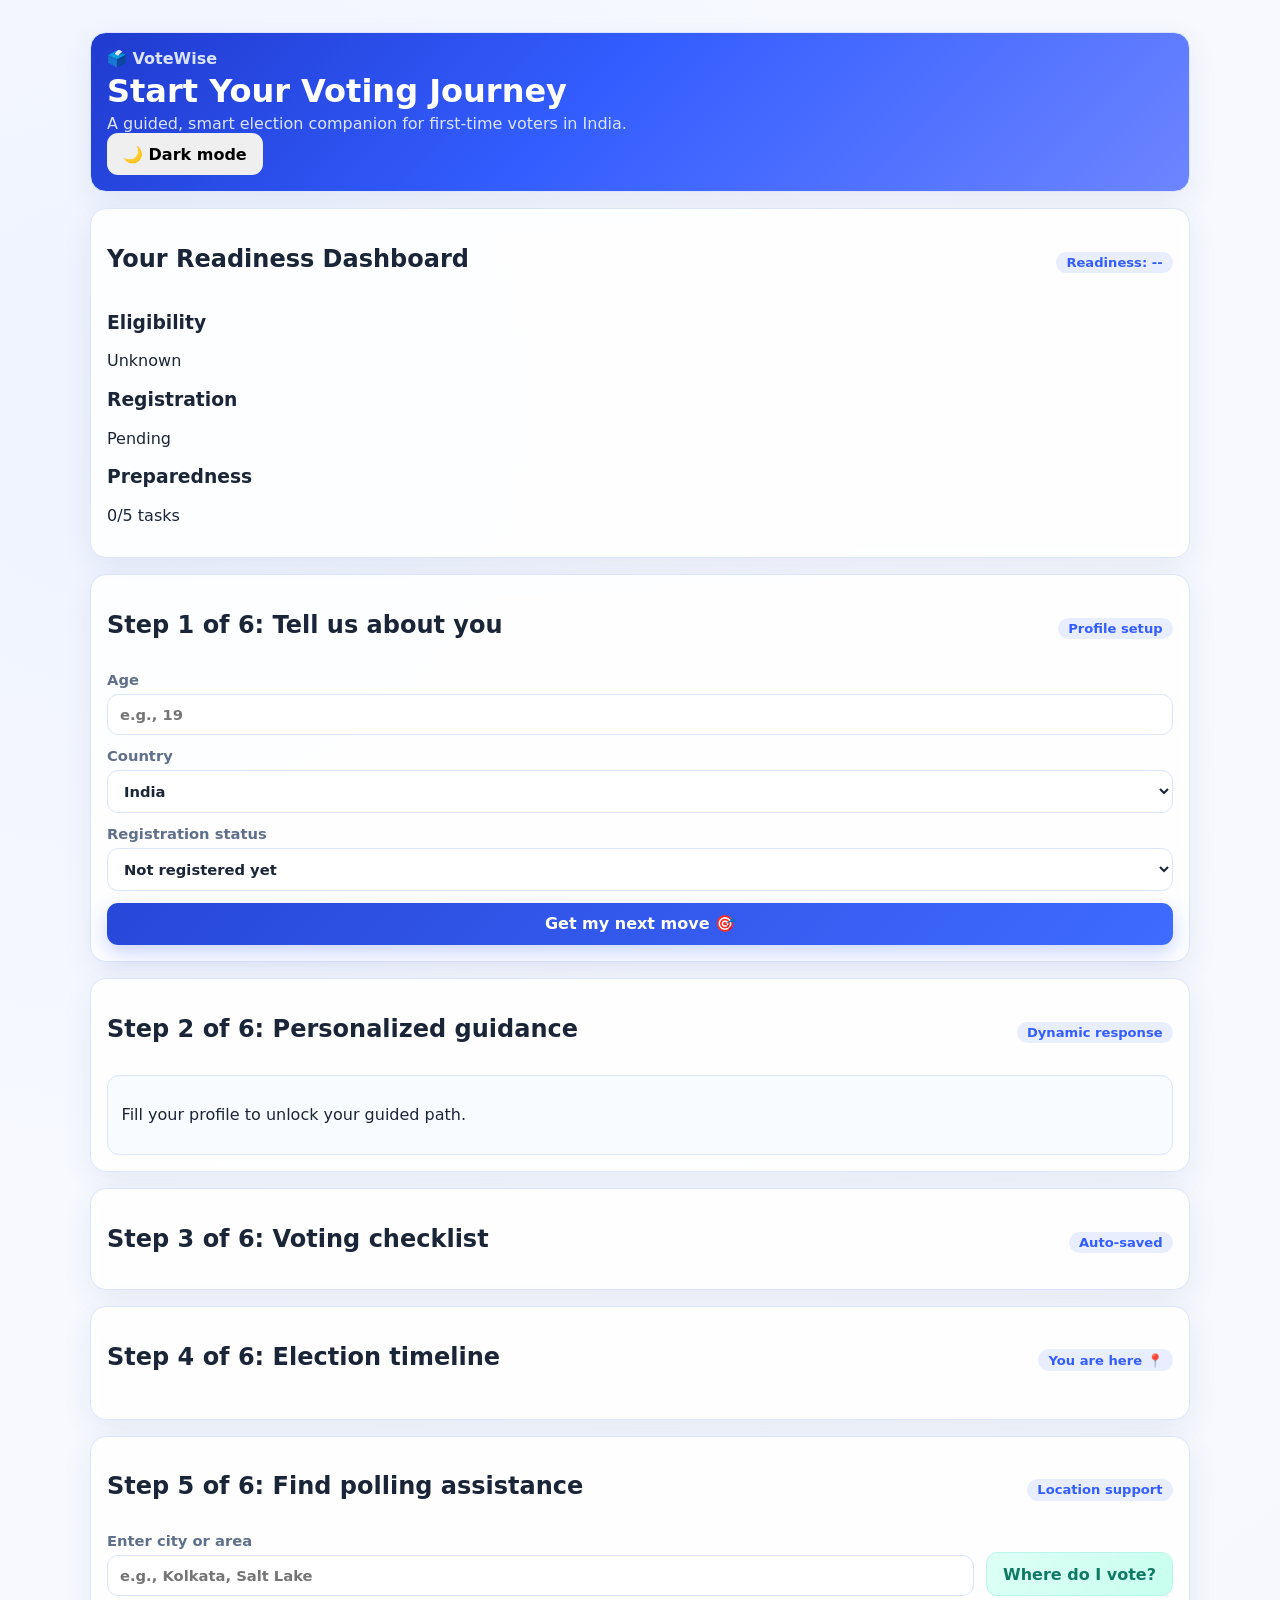
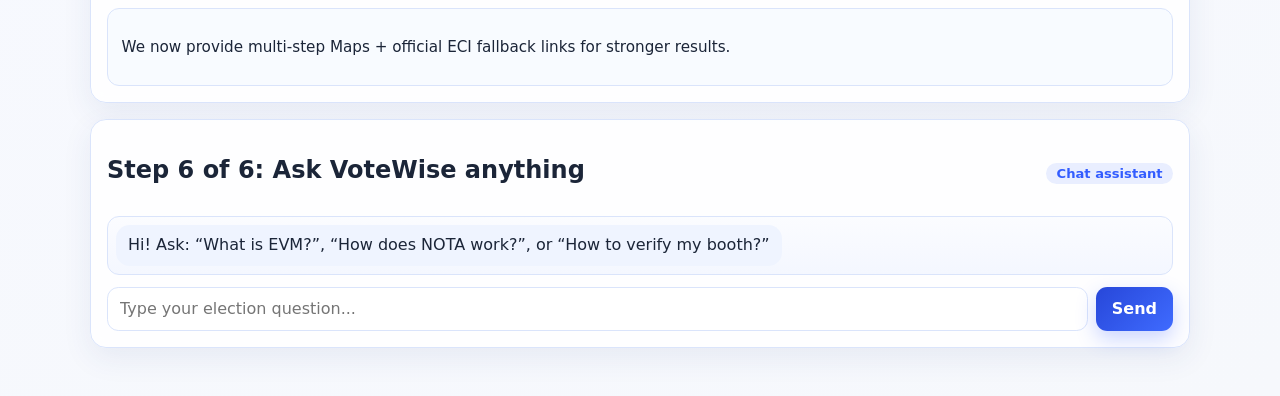
<file: index.html>
<!doctype html>
<html lang="en">
  <head>
    <meta charset="UTF-8" />
    <meta name="viewport" content="width=device-width, initial-scale=1.0" />
    <title>VoteWise — Interactive Election Assistant</title>
    <link rel="stylesheet" href="styles.css" />
  </head>
  <body>
    <main class="app-shell">
      <header class="hero card">
        <div>
          <p class="eyebrow">🗳️ VoteWise</p>
          <h1>Start Your Voting Journey</h1>
          <p class="subtitle">A guided, smart election companion for first-time voters in India.</p>
        </div>
        <button id="theme-toggle" class="btn-ghost" type="button">🌙 Dark mode</button>
      </header>

      <section class="card" aria-labelledby="dashboard-title">
        <div class="section-head">
          <h2 id="dashboard-title">Your Readiness Dashboard</h2>
          <span id="readiness-pill" class="pill">Readiness: --</span>
        </div>
        <div class="stats-grid" id="stats-grid">
          <article class="stat-card"><h3>Eligibility</h3><p id="stat-eligibility">Unknown</p></article>
          <article class="stat-card"><h3>Registration</h3><p id="stat-registration">Pending</p></article>
          <article class="stat-card"><h3>Preparedness</h3><p id="stat-prep">0/5 tasks</p></article>
        </div>
      </section>

      <section class="card" aria-labelledby="profile-title">
        <div class="section-head">
          <h2 id="profile-title">Step 1 of 6: Tell us about you</h2>
          <span id="progress-pill" class="pill">Profile setup</span>
        </div>
        <form id="profile-form" class="form-grid">
          <label>Age<input id="age" type="number" min="0" max="120" required placeholder="e.g., 19" /></label>
          <label>Country<select id="country"><option value="India" selected>India</option></select></label>
          <label>Registration status
            <select id="registration-status" required>
              <option value="not_registered">Not registered yet</option>
              <option value="registered">Already registered</option>
            </select>
          </label>
          <button type="submit" class="btn-primary">Get my next move 🎯</button>
        </form>
      </section>

      <section class="card" aria-labelledby="guidance-title">
        <div class="section-head"><h2 id="guidance-title">Step 2 of 6: Personalized guidance</h2><span class="pill">Dynamic response</span></div>
        <div id="guidance-output" class="response-panel"><p>Fill your profile to unlock your guided path.</p></div>
      </section>

      <section class="card" aria-labelledby="checklist-title">
        <div class="section-head"><h2 id="checklist-title">Step 3 of 6: Voting checklist</h2><span class="pill">Auto-saved</span></div>
        <div id="checklist" class="checklist"></div>
      </section>

      <section class="card" aria-labelledby="timeline-title">
        <div class="section-head"><h2 id="timeline-title">Step 4 of 6: Election timeline</h2><span class="pill">You are here 📍</span></div>
        <div id="timeline" class="timeline" role="list"></div>
      </section>

      <section class="card" aria-labelledby="location-title">
        <div class="section-head"><h2 id="location-title">Step 5 of 6: Find polling assistance</h2><span class="pill">Location support</span></div>
        <form id="location-form" class="form-grid compact">
          <label>
            Enter city or area
            <input id="location-input" placeholder="e.g., Kolkata, Salt Lake" />
          </label>
          <button type="submit" class="btn-secondary">Where do I vote?</button>
        </form>
        <div id="location-output" class="response-panel small">
          <p>We now provide multi-step Maps + official ECI fallback links for stronger results.</p>
        </div>
      </section>

      <section class="card" aria-labelledby="chat-title">
        <div class="section-head"><h2 id="chat-title">Step 6 of 6: Ask VoteWise anything</h2><span class="pill">Chat assistant</span></div>
        <div id="chat-log" class="chat-log" aria-live="polite"><article class="bubble assistant">Hi! Ask: “What is EVM?”, “How does NOTA work?”, or “How to verify my booth?”</article></div>
        <form id="chat-form" class="chat-controls"><input id="chat-input" placeholder="Type your election question..." required /><button class="btn-primary" type="submit">Send</button></form>
      </section>
    </main>
    <script src="app.js"></script>
  </body>
</html>
</file>
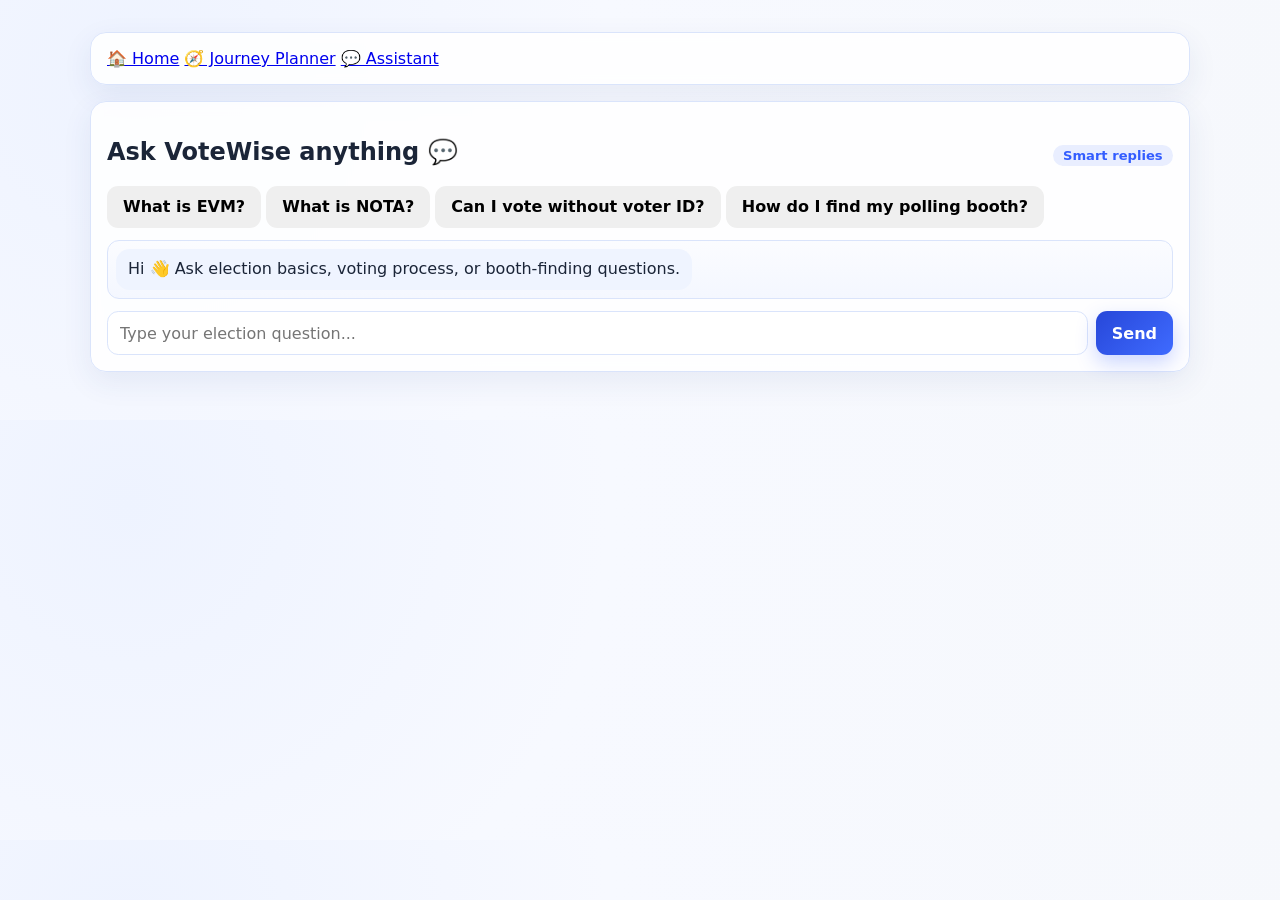
<file: assistant.html>
<!doctype html>
<html lang="en">
  <head>
    <meta charset="UTF-8" />
    <meta name="viewport" content="width=device-width, initial-scale=1.0" />
    <title>VoteWise — Assistant</title>
    <link rel="stylesheet" href="styles.css" />
  </head>
  <body>
    <div class="bg-orb orb-1" aria-hidden="true"></div>
    <div class="bg-orb orb-2" aria-hidden="true"></div>
    <main class="app-shell">
      <nav class="card nav-tabs" aria-label="Main navigation">
        <a class="tab" href="index.html">🏠 Home</a>
        <a class="tab" href="journey.html">🧭 Journey Planner</a>
        <a class="tab active" href="assistant.html">💬 Assistant</a>
      </nav>

      <section class="card">
        <div class="section-head"><h2>Ask VoteWise anything 💬</h2><span class="pill">Smart replies</span></div>
        <div class="chips" role="list" aria-label="Suggested questions">
          <button class="chip" data-q="What is EVM?">What is EVM?</button>
          <button class="chip" data-q="What is NOTA?">What is NOTA?</button>
          <button class="chip" data-q="Can I vote without voter ID?">Can I vote without voter ID?</button>
          <button class="chip" data-q="How do I find my polling booth?">How do I find my polling booth?</button>
        </div>
        <div id="chat-log" class="chat-log" aria-live="polite">
          <article class="bubble assistant">Hi 👋 Ask election basics, voting process, or booth-finding questions.</article>
        </div>
        <form id="chat-form" class="chat-controls">
          <input id="chat-input" placeholder="Type your election question..." required />
          <button class="btn-primary" type="submit">Send</button>
        </form>
      </section>
    </main>
    <script src="app.js"></script>
  </body>
</html>
</file>
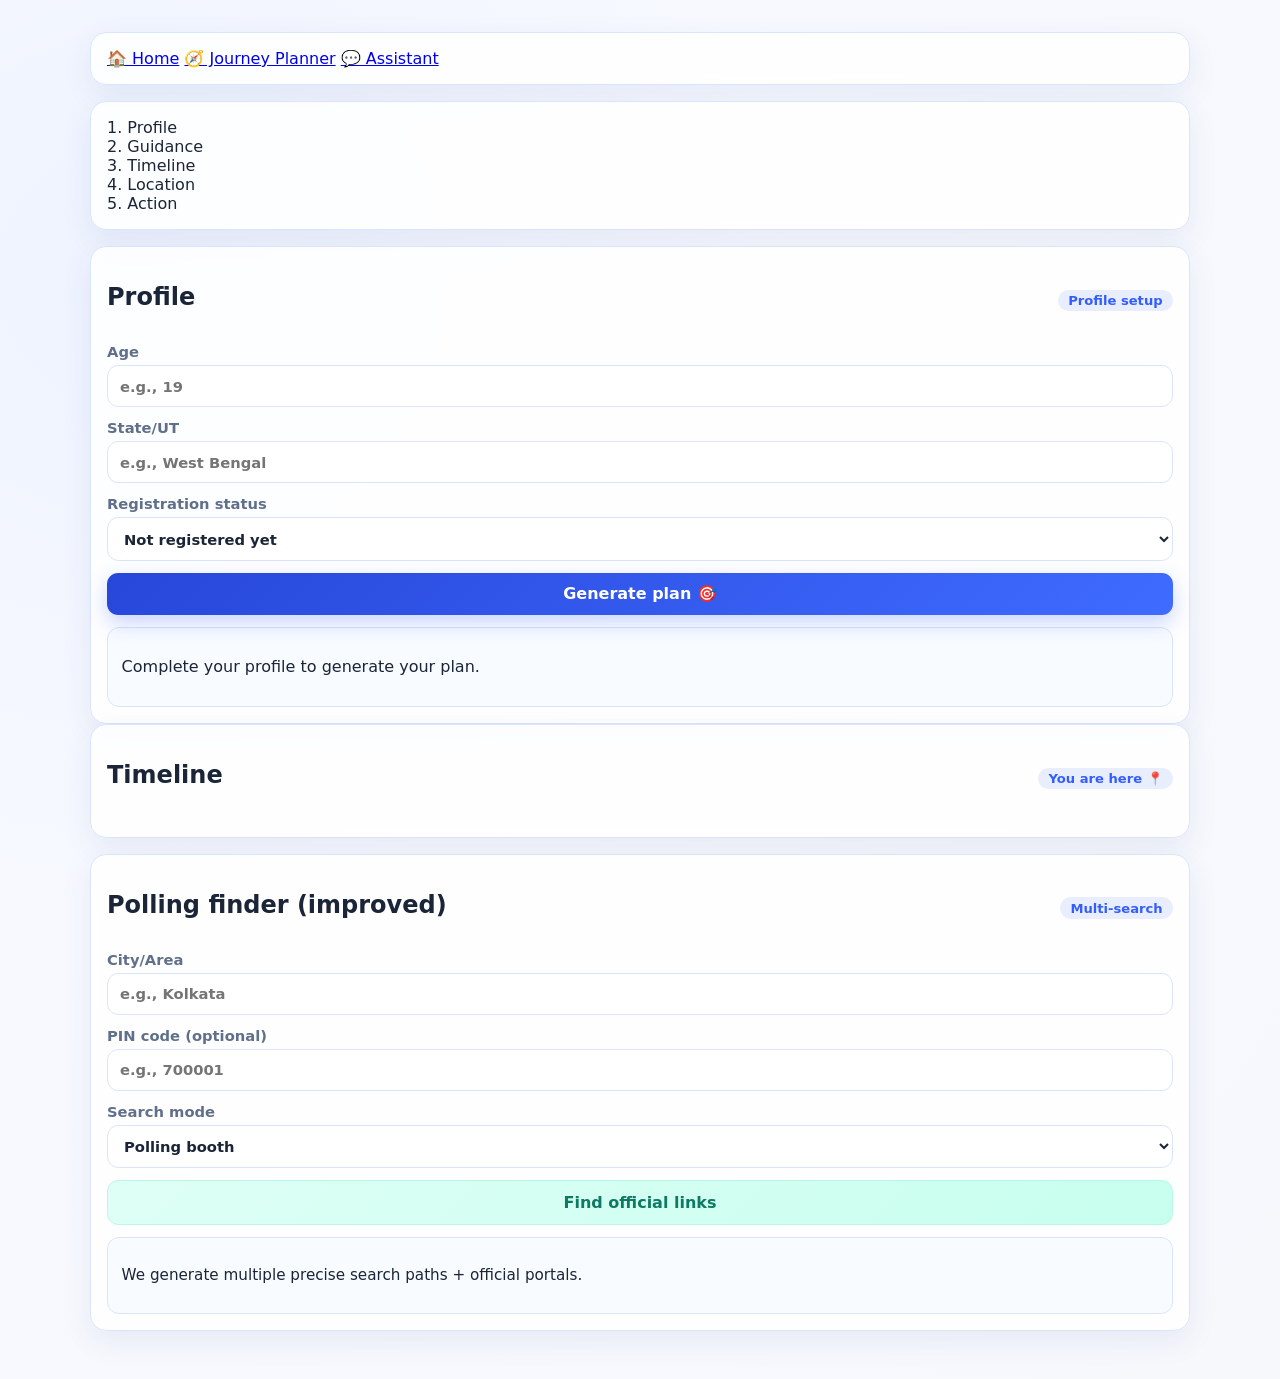
<file: journey.html>
<!doctype html>
<html lang="en">
  <head>
    <meta charset="UTF-8" />
    <meta name="viewport" content="width=device-width, initial-scale=1.0" />
    <title>VoteWise — Journey Planner</title>
    <link rel="stylesheet" href="styles.css" />
  </head>
  <body>
    <div class="bg-orb orb-1" aria-hidden="true"></div>
    <div class="bg-orb orb-2" aria-hidden="true"></div>
    <main class="app-shell">
      <nav class="card nav-tabs" aria-label="Main navigation">
        <a class="tab" href="index.html">🏠 Home</a>
        <a class="tab active" href="journey.html">🧭 Journey Planner</a>
        <a class="tab" href="assistant.html">💬 Assistant</a>
      </nav>

      <section class="stepper card" aria-label="Progress tracker">
        <div class="step active">1. Profile</div><div class="step">2. Guidance</div><div class="step">3. Timeline</div><div class="step">4. Location</div><div class="step">5. Action</div>
      </section>

      <section class="grid-2">
        <section class="card">
          <div class="section-head"><h2>Profile</h2><span id="progress-pill" class="pill">Profile setup</span></div>
          <form id="profile-form" class="form-grid">
            <label>Age <input id="age" type="number" min="0" max="120" required placeholder="e.g., 19" /></label>
            <label>State/UT <input id="state" placeholder="e.g., West Bengal" /></label>
            <label>Registration status
              <select id="registration-status" required>
                <option value="not_registered">Not registered yet</option>
                <option value="registered">Already registered</option>
              </select>
            </label>
            <button type="submit" class="btn-primary">Generate plan 🎯</button>
          </form>
          <div id="guidance-output" class="response-panel emphasis"><p>Complete your profile to generate your plan.</p></div>
        </section>
        <section class="card">
          <div class="section-head"><h2>Timeline</h2><span class="pill">You are here 📍</span></div>
          <div id="timeline" class="timeline"></div>
        </section>
      </section>

      <section class="card">
        <div class="section-head"><h2>Polling finder (improved)</h2><span class="pill">Multi-search</span></div>
        <form id="location-form" class="form-grid compact-3">
          <label>City/Area <input id="location-input" placeholder="e.g., Kolkata" required /></label>
          <label>PIN code (optional) <input id="pincode-input" placeholder="e.g., 700001" /></label>
          <label>Search mode
            <select id="booth-mode">
              <option value="polling_booth">Polling booth</option>
              <option value="election_office">Election office</option>
            </select>
          </label>
          <button type="submit" class="btn-secondary">Find official links</button>
        </form>
        <div id="location-output" class="response-panel small"><p>We generate multiple precise search paths + official portals.</p></div>
      </section>
    </main>
    <script src="app.js"></script>
  </body>
</html>
</file>
<file: styles.css>
:root {
  color-scheme: light;
  --bg: radial-gradient(circle at 10% 20%, #eef3ff 0, #f7f9ff 40%, #f6f8fc 100%);
  --card: rgba(255, 255, 255, 0.85);
  --text: #1b2538;
  --muted: #60708a;
  --primary: #335dff;
  --primary-soft: #e9eeff;
  --secondary: #16a085;
  --secondary-soft: #e8fff8;
  --border: #dae4fb;
  --assistant: #eff4ff;
  --user: #e8fff3;
}

* { box-sizing: border-box; }

body {
  margin: 0;
  font-family: Inter, system-ui, -apple-system, Segoe UI, Roboto, sans-serif;
  background: var(--bg);
  color: var(--text);
}

.app-shell {
  width: min(1100px, 92vw);
  margin: 2rem auto 3rem;
  display: grid;
  gap: 1rem;
}

.card {
  background: var(--card);
  border: 1px solid var(--border);
  border-radius: 1rem;
  padding: 1rem;
  box-shadow: 0 10px 30px rgba(39, 62, 128, 0.08);
  backdrop-filter: blur(6px);
}

.hero {
  background: linear-gradient(135deg, #203bcf, #335dff 45%, #6d85ff);
  color: #fff;
}

.hero .subtitle,
.hero .eyebrow {
  color: #dbe4ff;
}

.hero h1 { margin: 0.25rem 0; }
.eyebrow { margin: 0; font-weight: 700; }
.subtitle { margin: 0; color: var(--muted); }

.section-head {
  display: flex;
  justify-content: space-between;
  gap: 0.5rem;
  align-items: baseline;
  flex-wrap: wrap;
}

.pill {
  background: var(--primary-soft);
  color: var(--primary);
  border-radius: 999px;
  padding: 0.2rem 0.65rem;
  font-size: 0.82rem;
  font-weight: 600;
}

.form-grid { margin-top: 0.75rem; display: grid; gap: 0.75rem; }
.form-grid.compact { grid-template-columns: 1fr auto; align-items: end; }

label { display: grid; gap: 0.35rem; font-size: 0.92rem; color: var(--muted); font-weight: 600; }
input, select, button { font: inherit; }

input, select {
  border: 1px solid var(--border);
  border-radius: 0.7rem;
  padding: 0.7rem 0.75rem;
  color: var(--text);
  background: #fff;
  transition: border-color 0.2s ease, box-shadow 0.2s ease;
}

input:focus, select:focus {
  outline: none;
  border-color: var(--primary);
  box-shadow: 0 0 0 3px rgba(51, 93, 255, 0.15);
}

button {
  border: 0;
  border-radius: 0.7rem;
  padding: 0.72rem 1rem;
  cursor: pointer;
  font-weight: 700;
  transition: transform 0.15s ease, box-shadow 0.2s ease;
}

button:hover { transform: translateY(-1px); }

.btn-primary {
  background: linear-gradient(135deg, #2747d9, #3f6bff);
  color: #fff;
  box-shadow: 0 8px 20px rgba(51, 93, 255, 0.25);
}

.btn-secondary {
  background: linear-gradient(135deg, #defff5, #c7ffee);
  color: #0e7a64;
  border: 1px solid #b8f6e7;
}

.response-panel {
  margin-top: 0.75rem;
  border-radius: 0.75rem;
  background: #f8fbff;
  border: 1px solid var(--border);
  padding: 0.85rem;
}

.response-panel.small { font-size: 0.95rem; }

.location-links { margin: 0.5rem 0 0; padding-left: 1rem; display: grid; gap: 0.45rem; }
.location-links a { color: #1b4fd8; font-weight: 600; }
.map-note { color: var(--muted); font-size: 0.88rem; }

.timeline {
  display: grid;
  gap: 0.55rem;
  margin-top: 0.75rem;
  grid-template-columns: repeat(auto-fit, minmax(140px, 1fr));
}

.timeline-item {
  border: 1px solid var(--border);
  border-radius: 0.75rem;
  padding: 0.7rem;
  background: #fff;
  min-height: 82px;
}

.timeline-item.current {
  border-color: var(--primary);
  background: linear-gradient(135deg, #eef2ff, #e5ecff);
}

.chat-log {
  margin-top: 0.75rem;
  display: grid;
  gap: 0.5rem;
  max-height: 320px;
  overflow: auto;
  padding: 0.5rem;
  background: linear-gradient(180deg, #fbfcff, #f4f7ff);
  border: 1px solid var(--border);
  border-radius: 0.75rem;
}

.bubble {
  max-width: 85%;
  border-radius: 0.85rem;
  padding: 0.6rem 0.75rem;
  line-height: 1.4;
}

.bubble.assistant { background: var(--assistant); justify-self: start; }
.bubble.user { background: var(--user); justify-self: end; }

.chat-controls {
  margin-top: 0.75rem;
  display: grid;
  grid-template-columns: 1fr auto;
  gap: 0.5rem;
}

ul { margin: 0.5rem 0 0; }

@media (max-width: 640px) {
  .form-grid.compact,
  .chat-controls { grid-template-columns: 1fr; }
}
</file>
